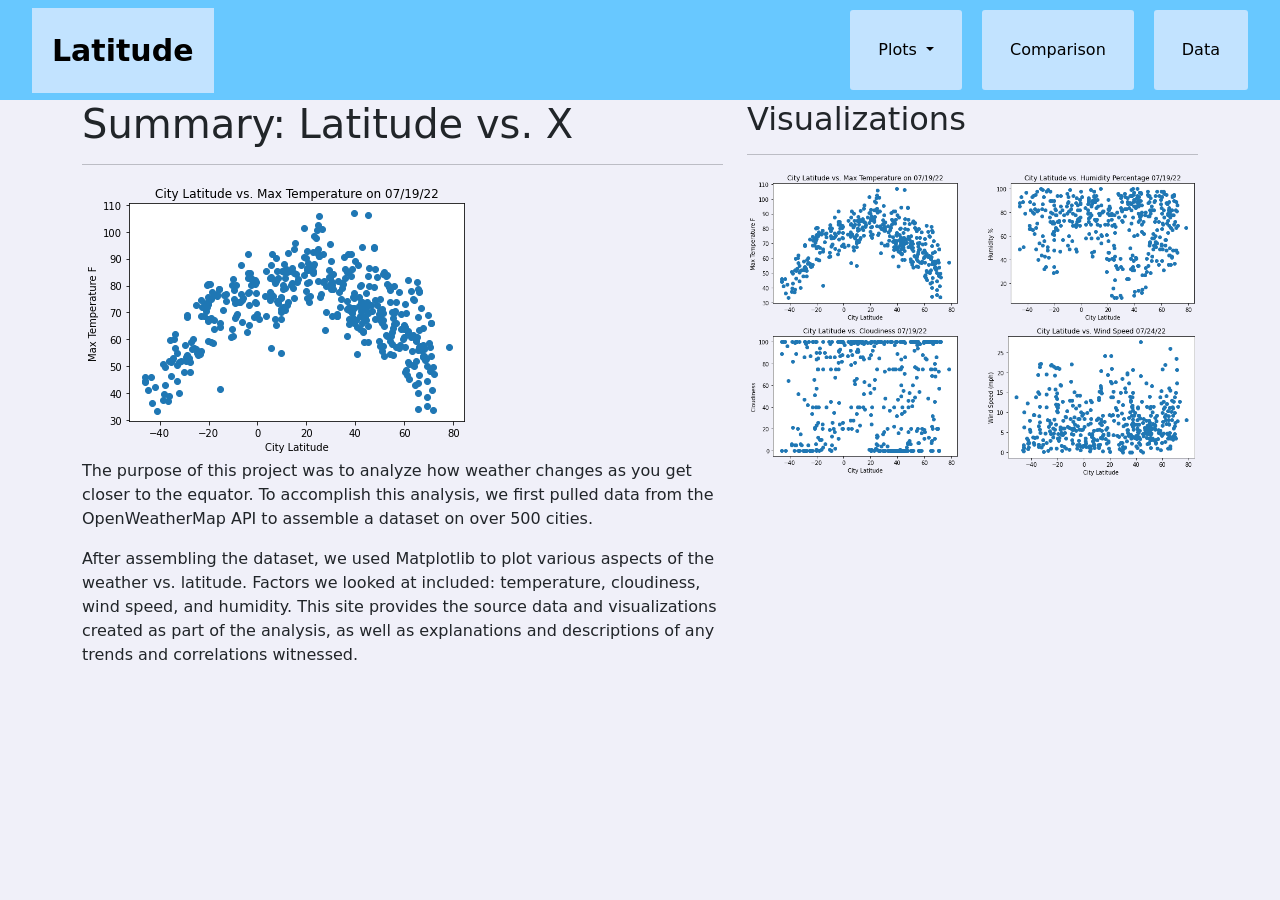
<file: website/index.html>
<!doctype html>
<html lang="en">
  <head>
    
    <!-- Required meta tags -->
    <meta charset="utf-8">
    <meta name="viewport" content="width=device-width, initial-scale=1, shrink-to-fit=no">

    <!-- Bootstrap CSS -->
    <link href="https://cdn.jsdelivr.net/npm/bootstrap@5.0.2/dist/css/bootstrap.min.css" rel="stylesheet" integrity="sha384-EVSTQN3/azprG1Anm3QDgpJLIm9Nao0Yz1ztcQTwFspd3yD65VohhpuuCOmLASjC" crossorigin="anonymous">

    <title>Latitude Visualisation</title>
    <link rel="stylesheet" href="assets/stylesheet2.css">
  </head>
  <body>
<!-- NAVBAR =================================-->
<nav class="navbar navbar-expand-md navbar-light">
  <div class="container-fluid" >
    <a class="navbar-brand"
     href= "">Latitude</a>

<!-- toggle button for mobile navigation -->
  <button class="navbar-toggler" type="button" data-bs-toggle="collapse" 
  data-bs-target="#navbarSupportedContent" aria-controls="navbarSupportedContent"
  aria-expanded="false" aria-label="Toggle navigation">
  <span class="navbar-toggler-icon"></span><ul class="nav-item dropdown">
  </button>

    <!-- hamburger button -->
<div class="collapse navbar-collapse justify-content-end"
id="navbarSupportedContent">

  <ul class="navbar-nav">
    <li class="dropdown">
    <a class="nav-link dropdown-toggle" href="#" aria-haspopup="true" 
    id="navbarDropdown" role="button" data-bs-toggle="dropdown" aria-expanded="false">Plots
    <span class="caret"></span></a>
      <!-- Plot Dropdown -->
          <ul class="dropdown-menu">
            <li><a href="./assets/temperature.html">Max Temperature</a></li>
            <li><a href="./assets/humidity.html">Humidity</a></li>
            <li><a href="./assets/cloudiness.html">Cloudiness</a></li>
            <li><a href="./assets/windspeed.html">Wind Speed</a></li>
          </ul> 
        </li>
          <!-- Comparison Link -->
          <ul class="navbar-nav me-auto mb-2 mb-lg-0">
          <li class="nav-item">
            <a class="nav-link active" aria-current="page" href="./assets/comparison.html">Comparison</a>
            </li>
          <!-- Data Link -->
          <li class="nav-item">
          <a class="nav-link active" aria-current="page" href="./assets/data.html">Data</a>
        </li>
        </ul>
      </li>
      </div>
  </div>
</nav>

<div class= "container">
  <div class= "row ">
      <div class="col-md-7">
              <div class="main-box">
                  <h1 class="main-pg-header">Summary: Latitude vs. X</h1>
                  <hr>
                  <div class="summary txt">
                    <a href="./assets/temperature.html"><img src= ./visualisations/max_temp.png class= img alt="Temp vs. Latitude Scatterplt"/></a>
                      <p>
                          The purpose of this project was to analyze how weather changes as you get closer to the equator. 
                          To accomplish this analysis, we first pulled data from the OpenWeatherMap API to assemble a dataset on over 500 cities.
                          </p>
                      <p>
                          After assembling the dataset, we used Matplotlib to plot various aspects of the weather vs. latitude. 
                          Factors we looked at included: temperature, cloudiness, wind speed, and humidity. 
                          This site provides the source data and visualizations created as part of the analysis, 
                          as well as explanations and descriptions of any trends and correlations witnessed.
                      </p>
                  </div>
              </div>
          </div>


          <div class= "col-md-5">
            <div class= "side-box">
              <h2 class= "main-pg-subheader">Visualizations</h2><hr>
                <div class =row>            
                      <a class = "col-sm-3 col-md-6" href="./assets/temperature.html"><img src= ./visualisations/max_temp.png class= img alt="Temp vs. Latitude Scatterplt"/></a>
                      <a class = "col-sm-3 col-md-6" href="./assets/humidity.html"><img src= ./visualisations/humidity_map.png class= img alt="Humidity vs. Latitude Scatterplt"/></a>
                      <a class = "col-sm-3 col-md-6" href="./assets/cloudiness.html"><img src= ./visualisations/cloud_map.png class = img alt="Cloudiness vs. Latitude Scatterplt"/></a>
                      <a class = "col-sm-3 col-md-6" href="./assets/windspeed.html"> <img src= ./visualisations/wind_map.png class= img alt="Cloudiness vs. Latitude Scatterplt"/></a>
                </div>
                  </div>
                </div>
              </div>
            </section>
          </div>
  </section> 
</div>


    <!-- Optional JavaScript -->
    <!-- jQuery first, then Popper.js, then Bootstrap JS -->
    <script src="https://code.jquery.com/jquery-3.3.1.slim.min.js" integrity="sha384-q8i/X+965DzO0rT7abK41JStQIAqVgRVzpbzo5smXKp4YfRvH+8abtTE1Pi6jizo" crossorigin="anonymous"></script>
    <script src="https://cdn.jsdelivr.net/npm/@popperjs/core@2.9.2/dist/umd/popper.min.js" integrity="sha384-IQsoLXl5PILFhosVNubq5LC7Qb9DXgDA9i+tQ8Zj3iwWAwPtgFTxbJ8NT4GN1R8p" crossorigin="anonymous"></script>
    <script src="https://cdn.jsdelivr.net/npm/bootstrap@5.0.2/dist/js/bootstrap.min.js" integrity="sha384-cVKIPhGWiC2Al4u+LWgxfKTRIcfu0JTxR+EQDz/bgldoEyl4H0zUF0QKbrJ0EcQF" crossorigin="anonymous"></script>
  </body>
</html>
</file>
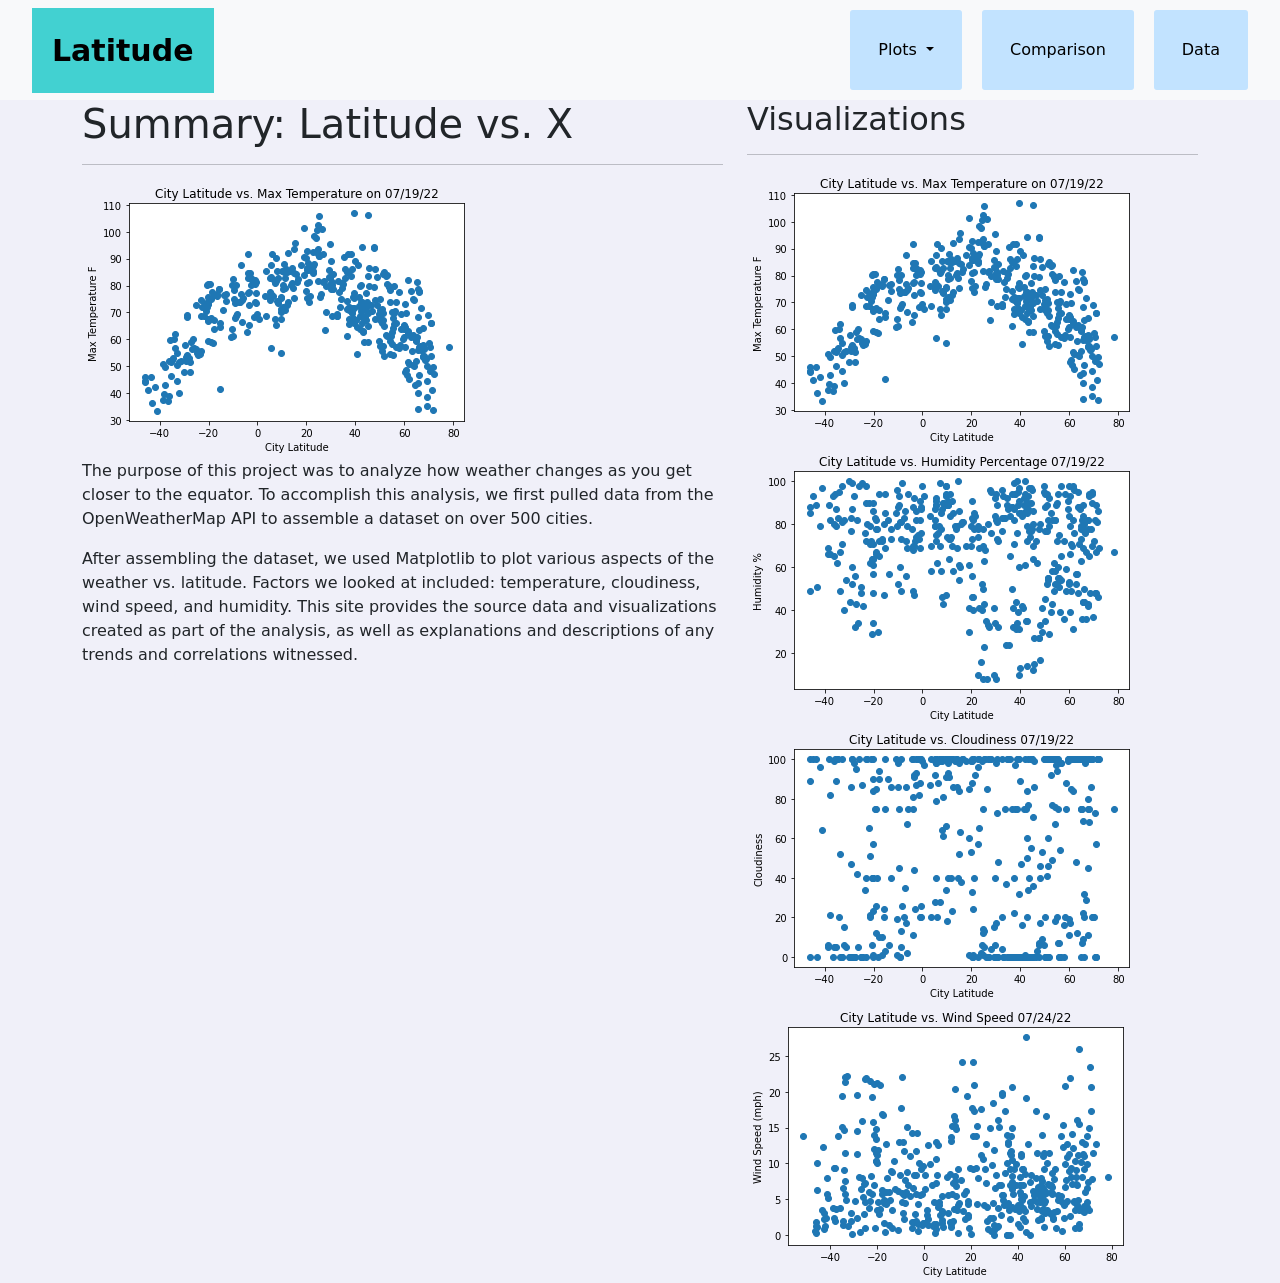
<file: WebVisualisations/Index2.html>
<!doctype html>
<html lang="en">
  <head>
    
    <!-- Required meta tags -->
    <meta charset="utf-8">
    <meta name="viewport" content="width=device-width, initial-scale=1, shrink-to-fit=no">

    <!-- Bootstrap CSS -->
    <link href="https://cdn.jsdelivr.net/npm/bootstrap@5.0.2/dist/css/bootstrap.min.css" rel="stylesheet" integrity="sha384-EVSTQN3/azprG1Anm3QDgpJLIm9Nao0Yz1ztcQTwFspd3yD65VohhpuuCOmLASjC" crossorigin="anonymous">

    <title>Latitude Visualisation</title>
    <link rel="stylesheet" href="assets/stylesheet2.css">
  </head>
  <body>
<!-- NAVBAR =================================-->
<nav class="navbar navbar-expand-md navbar-light bg-light">
  <div class="container-fluid" >
    <a class="navbar-brand" style="background-color: #42d1d1;"
     href= ./Index2.html>Latitude</a>

<!-- toggle button for mobile navigation -->
  <button class="navbar-toggler" type="button" data-bs-toggle="collapse" 
  data-bs-target="#navbarSupportedContent" aria-controls="navbarSupportedContent"
  aria-expanded="false" aria-label="Toggle navigation">
  <span class="navbar-toggler-icon"></span><ul class="nav-item dropdown">
  </button>

    <!-- hamburger button -->
<div class="collapse navbar-collapse justify-content-end"
id="navbarSupportedContent">

  <ul class="navbar-nav">
    <li class="dropdown">
    <a class="nav-link dropdown-toggle" href="#" aria-haspopup="true" 
    id="navbarDropdown" role="button" data-bs-toggle="dropdown" aria-expanded="false">Plots
    <span class="caret"></span></a>
      <!-- Plot Dropdown -->
          <ul class="dropdown-menu">
            <li><a href="./assets/temperature.html">Max Temperature</a></li>
            <li><a href="./assets/humidity.html">Humidity</a></li>
            <li><a href="./assets/cloudiness.html">Cloudiness</a></li>
            <li><a href="./assets/windspeed.html">Wind Speed</a></li>
          </ul> 
        </li>
          <!-- Comparison Link -->
          <ul class="navbar-nav me-auto mb-2 mb-lg-0">
          <li class="nav-item">
            <a class="nav-link active" aria-current="page" href="./assets/Comparison.html">Comparison</a>
            </li>
          <!-- Data Link -->
          <li class="nav-item">
          <a class="nav-link active" aria-current="page" href="./assets/Data.html">Data</a>
        </li>
        </ul>
      </li>
      </div>
  </div>
</nav>

<div class= "container">
  <div class= "row ">
      <div class="col-md-7">
              <div class="main-box">
                  <h1 class="main-pg-header">Summary: Latitude vs. X</h1>
                  <hr>
                  <div class="summary txt">
                    <a href="./assets/temperature.html"><img src= ./visualisations/max_temp.png class= img alt="Temp vs. Latitude Scatterplt"/></a>
                      <p>
                          The purpose of this project was to analyze how weather changes as you get closer to the equator. 
                          To accomplish this analysis, we first pulled data from the OpenWeatherMap API to assemble a dataset on over 500 cities.
                          </p>
                      <p>
                          After assembling the dataset, we used Matplotlib to plot various aspects of the weather vs. latitude. 
                          Factors we looked at included: temperature, cloudiness, wind speed, and humidity. 
                          This site provides the source data and visualizations created as part of the analysis, 
                          as well as explanations and descriptions of any trends and correlations witnessed.
                      </p>
                  </div>
              </div>
          </div>


        <div class= "col-md-5">
          <div class= "side-box">
          <h2 class= "main-pg-subheader">Visualizations</h2>
          <hr>
            <div class= "sidebar">
              <a href="./assets/temperature.html"><img src= ./visualisations/max_temp.png class= img alt="Temp vs. Latitude Scatterplt"/></a>
              <a href="./assets/humidity.html"><img src= ./visualisations/humidity_map.png class= img alt="Humidity vs. Latitude Scatterplt"/></a>
              <a href="./assets/cloudiness.html"><img src= ./visualisations/cloud_map.png class = img alt="Cloudiness vs. Latitude Scatterplt"/></a>
              <a href="./assets/windspeed.html"> <img src= ./visualisations/wind_map.png class= img alt="Cloudiness vs. Latitude Scatterplt"/></a>
        </div>
          </div>
        </div>
      </div>
    </section>
  </div>
</section> 
</div>











    <!-- Optional JavaScript -->
    <!-- jQuery first, then Popper.js, then Bootstrap JS -->
    <script src="https://code.jquery.com/jquery-3.3.1.slim.min.js" integrity="sha384-q8i/X+965DzO0rT7abK41JStQIAqVgRVzpbzo5smXKp4YfRvH+8abtTE1Pi6jizo" crossorigin="anonymous"></script>
    <script src="https://cdn.jsdelivr.net/npm/@popperjs/core@2.9.2/dist/umd/popper.min.js" integrity="sha384-IQsoLXl5PILFhosVNubq5LC7Qb9DXgDA9i+tQ8Zj3iwWAwPtgFTxbJ8NT4GN1R8p" crossorigin="anonymous"></script>
    <script src="https://cdn.jsdelivr.net/npm/bootstrap@5.0.2/dist/js/bootstrap.min.js" integrity="sha384-cVKIPhGWiC2Al4u+LWgxfKTRIcfu0JTxR+EQDz/bgldoEyl4H0zUF0QKbrJ0EcQF" crossorigin="anonymous"></script>
  </body>
</html>
</file>
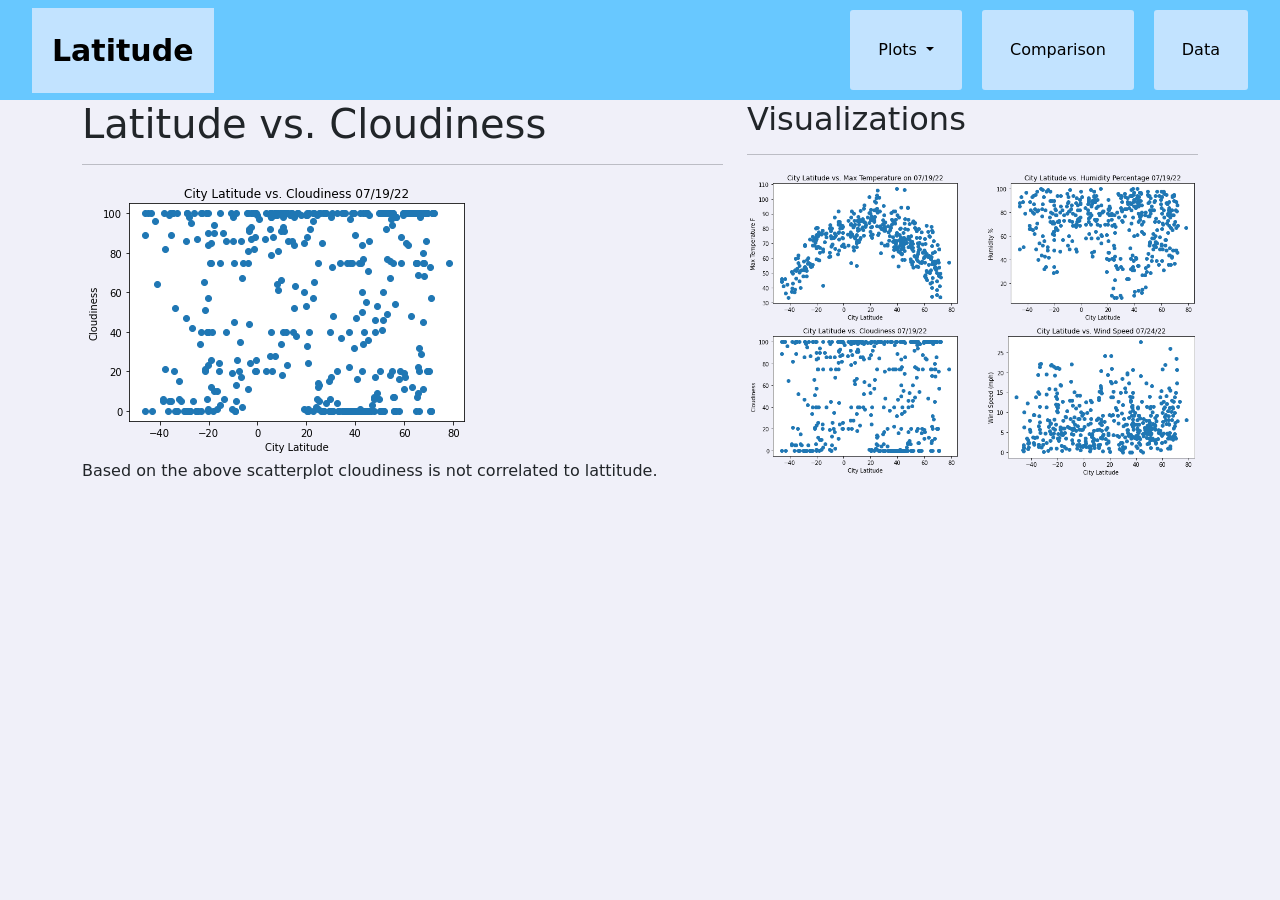
<file: website/assets/Cloudiness.html>
<!doctype html>
<html lang="en">
  <head>
    
    <!-- Required meta tags -->
    <meta charset="utf-8">
    <meta name="viewport" content="width=device-width, initial-scale=1, shrink-to-fit=no">

    <!-- Bootstrap CSS -->
    <link href="https://cdn.jsdelivr.net/npm/bootstrap@5.0.2/dist/css/bootstrap.min.css" rel="stylesheet" integrity="sha384-EVSTQN3/azprG1Anm3QDgpJLIm9Nao0Yz1ztcQTwFspd3yD65VohhpuuCOmLASjC" crossorigin="anonymous">

    <title>Cloudiness</title>
    <link rel="stylesheet" href="stylesheet2.css">
  </head>
  <body>
<!-- NAVBAR =================================-->
<nav class="navbar navbar-expand-md navbar-light">
  <div class="container-fluid" >
    <a class="navbar-brand"
     href= "/index.html">Latitude</a>

<!-- toggle button for mobile navigation -->
  <button class="navbar-toggler" type="button" data-bs-toggle="collapse" 
  data-bs-target="#navbarSupportedContent" aria-controls="navbarSupportedContent"
  aria-expanded="false" aria-label="Toggle navigation">
  <span class="navbar-toggler-icon"></span><ul class="nav-item dropdown">
  </button>

    <!-- hamburger button -->
<div class="collapse navbar-collapse justify-content-end"
id="navbarSupportedContent">

  <ul class="navbar-nav">
    <li class="dropdown">
    <a class="nav-link dropdown-toggle" href="#" aria-haspopup="true" 
    id="navbarDropdown" role="button" data-bs-toggle="dropdown" aria-expanded="false">Plots
    <span class="caret"></span></a>
      <!-- Plot Dropdown -->
          <ul class="dropdown-menu">
            <li><a href="../assets/temperature.html">Max Temperature</a></li>
            <li><a href="../assets/humidity.html">Humidity</a></li>
            <li><a href="../assets/cloudiness.html">Cloudiness</a></li>
            <li><a href="../assets/windspeed.html">Wind Speed</a></li>
          </ul> 
        </li>
          <!-- Comparison Link -->
          <ul class="navbar-nav me-auto mb-2 mb-lg-0">
          <li class="nav-item">
          <a class="nav-link active" aria-current="page" href="../assets/comparison.html">Comparison</a>
          </li>
          <!-- Data Link -->
          <li class="nav-item">
          <a class="nav-link active" aria-current="page" href="../assets/data.html">Data</a>
        </ul>
      </li>
      </div>
  </div>
</nav>

<div class= "container">
  <div class= "row">
      <div class="col-md-7">
              <div class="main-box">
                  <h1 class="main-pg-header">Latitude vs. Cloudiness</h1>
                  <hr>
                  <div class="summary txt">
                    <img src= ../visualisations/cloud_map.png  class= img alt="Temp vs. Latitude Scatterplt"/></a>
                      <p>
                        Based on the above scatterplot cloudiness is not correlated to lattitude.
                          
                          </p>
                  </div>
              </div>
          </div>

          <div class= "col-md-5">
            <div class= "side-box">
              <h2 class= "main-pg-subheader">Visualizations</h2><hr>
                <div class =row>            
                      <a class = "col-sm-3 col-md-6" href="../assets/temperature.html"><img src= ../visualisations/max_temp.png class= img alt="Temp vs. Latitude Scatterplt"/></a>
                      <a class = "col-sm-3 col-md-6" href="../assets/humidity.html"><img src= ../visualisations/humidity_map.png class= img alt="Humidity vs. Latitude Scatterplt"/></a>
                      <a class = "col-sm-3 col-md-6" href="../assets/cloudiness.html"><img src= ../visualisations/cloud_map.png class = img alt="Cloudiness vs. Latitude Scatterplt"/></a>
                      <a class = "col-sm-3 col-md-6" href="../assets/windspeed.html"> <img src= ../visualisations/wind_map.png class= img alt="Cloudiness vs. Latitude Scatterplt"/></a>
                </div>
                  </div>
                </div>
              </div>
            </section>
          </div>
  </section> 
</div>


    <!-- Optional JavaScript -->
    <!-- jQuery first, then Popper.js, then Bootstrap JS -->
    <script src="https://code.jquery.com/jquery-3.3.1.slim.min.js" integrity="sha384-q8i/X+965DzO0rT7abK41JStQIAqVgRVzpbzo5smXKp4YfRvH+8abtTE1Pi6jizo" crossorigin="anonymous"></script>
    <script src="https://cdn.jsdelivr.net/npm/@popperjs/core@2.9.2/dist/umd/popper.min.js" integrity="sha384-IQsoLXl5PILFhosVNubq5LC7Qb9DXgDA9i+tQ8Zj3iwWAwPtgFTxbJ8NT4GN1R8p" crossorigin="anonymous"></script>
    <script src="https://cdn.jsdelivr.net/npm/bootstrap@5.0.2/dist/js/bootstrap.min.js" integrity="sha384-cVKIPhGWiC2Al4u+LWgxfKTRIcfu0JTxR+EQDz/bgldoEyl4H0zUF0QKbrJ0EcQF" crossorigin="anonymous"></script>
  </body>
</html>
</file>
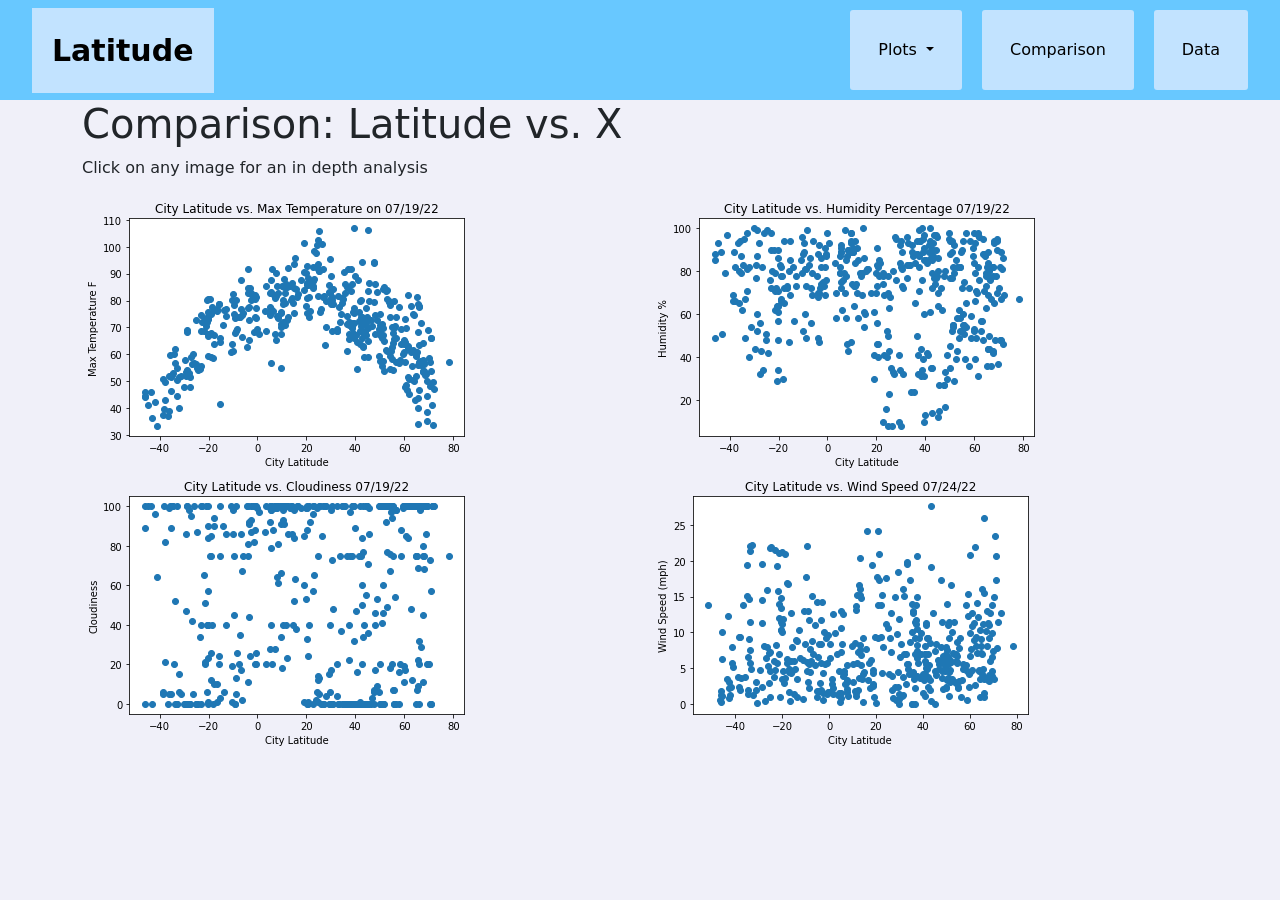
<file: website/assets/Comparison.html>
<!doctype html>
<html lang="en">
  <head>
    
    <!-- Required meta tags -->
    <meta charset="utf-8">
    <meta name="viewport" content="width=device-width, initial-scale=1, shrink-to-fit=no">

    <!-- Bootstrap CSS -->
    <link href="https://cdn.jsdelivr.net/npm/bootstrap@5.0.2/dist/css/bootstrap.min.css" rel="stylesheet" integrity="sha384-EVSTQN3/azprG1Anm3QDgpJLIm9Nao0Yz1ztcQTwFspd3yD65VohhpuuCOmLASjC" crossorigin="anonymous">

    <title>Comparison</title>
    <link rel="stylesheet" href="stylesheet2.css">
  </head>
  <body>
<!-- NAVBAR =================================-->
<nav class="navbar navbar-expand-md navbar-light">
  <div class="container-fluid" >
    <a class="navbar-brand"
     href= "/index.html">Latitude</a>

<!-- toggle button for mobile navigation -->
  <button class="navbar-toggler" type="button" data-bs-toggle="collapse" 
  data-bs-target="#navbarSupportedContent" aria-controls="navbarSupportedContent"
  aria-expanded="false" aria-label="Toggle navigation">
  <span class="navbar-toggler-icon"></span><ul class="nav-item dropdown">
  </button>


<div class="collapse navbar-collapse justify-content-end"
id="navbarSupportedContent">

  <ul class="navbar-nav">
    <li class="dropdown">
    <a class="nav-link dropdown-toggle" href="#" aria-haspopup="true" 
    id="navbarDropdown" role="button" data-bs-toggle="dropdown" aria-expanded="false">Plots
    <span class="caret"></span></a>
      <!-- Plot Dropdown -->
          <ul class="dropdown-menu">
            <li><a href="../assets/temperature.html">Max Temperature</a></li>
            <li><a href="../assets/humidity.html">Humidity</a></li>
            <li><a href="../assets/cloudiness.html">Cloudiness</a></li>
            <li><a href="../assets/windspeed.html">Wind Speed</a></li>
          </ul> 
        </li>
          <!-- Comparison Link -->
          <ul class="navbar-nav me-auto mb-2 mb-lg-0">
          <li class="nav-item">
          <a class="nav-link active" aria-current="page" href="./comparison.html">Comparison</a>
          </li>
          <!-- Data Link -->
          <li class="nav-item">
          <a class="nav-link active" aria-current="page" href="../assets/data.html">Data</a>
        </ul>
      </li>
      </div>
  </div>
</nav>

<div class= "container">
  <div class= "row">
    <div class= "col-md-12">
    <h1 class="main-pg-header">Comparison: Latitude vs. X</h1>
      <div class="info"><p>Click on any image for an in depth analysis</p></div>
        <div class =row>            
          <a class = "col-sm-3 col-md-6" href="../assets/temperature.html"><img src= ../visualisations/max_temp.png class= img alt="Temp vs. Latitude Scatterplt"/></a>
          <a class = "col-sm-3 col-md-6" href="../assets/humidity.html"><img src= ../visualisations/humidity_map.png class= img alt="Humidity vs. Latitude Scatterplt"/></a>
          <a class = "col-sm-3 col-md-6" href="../assets/cloudiness.html"><img src= ../visualisations/cloud_map.png class = img alt="Cloudiness vs. Latitude Scatterplt"/></a>
          <a class = "col-sm-3 col-md-6" href="../assets/windspeed.html"> <img src= ../visualisations/wind_map.png class= img alt="Cloudiness vs. Latitude Scatterplt"/></a>
        </div>
      </div>
    </div>
  </div>
</section>


    <!-- Optional JavaScript -->
    <!-- jQuery first, then Popper.js, then Bootstrap JS -->
    <script src="https://code.jquery.com/jquery-3.3.1.slim.min.js" integrity="sha384-q8i/X+965DzO0rT7abK41JStQIAqVgRVzpbzo5smXKp4YfRvH+8abtTE1Pi6jizo" crossorigin="anonymous"></script>
    <script src="https://cdn.jsdelivr.net/npm/@popperjs/core@2.9.2/dist/umd/popper.min.js" integrity="sha384-IQsoLXl5PILFhosVNubq5LC7Qb9DXgDA9i+tQ8Zj3iwWAwPtgFTxbJ8NT4GN1R8p" crossorigin="anonymous"></script>
    <script src="https://cdn.jsdelivr.net/npm/bootstrap@5.0.2/dist/js/bootstrap.min.js" integrity="sha384-cVKIPhGWiC2Al4u+LWgxfKTRIcfu0JTxR+EQDz/bgldoEyl4H0zUF0QKbrJ0EcQF" crossorigin="anonymous"></script>
  </body>
</html>
</file>
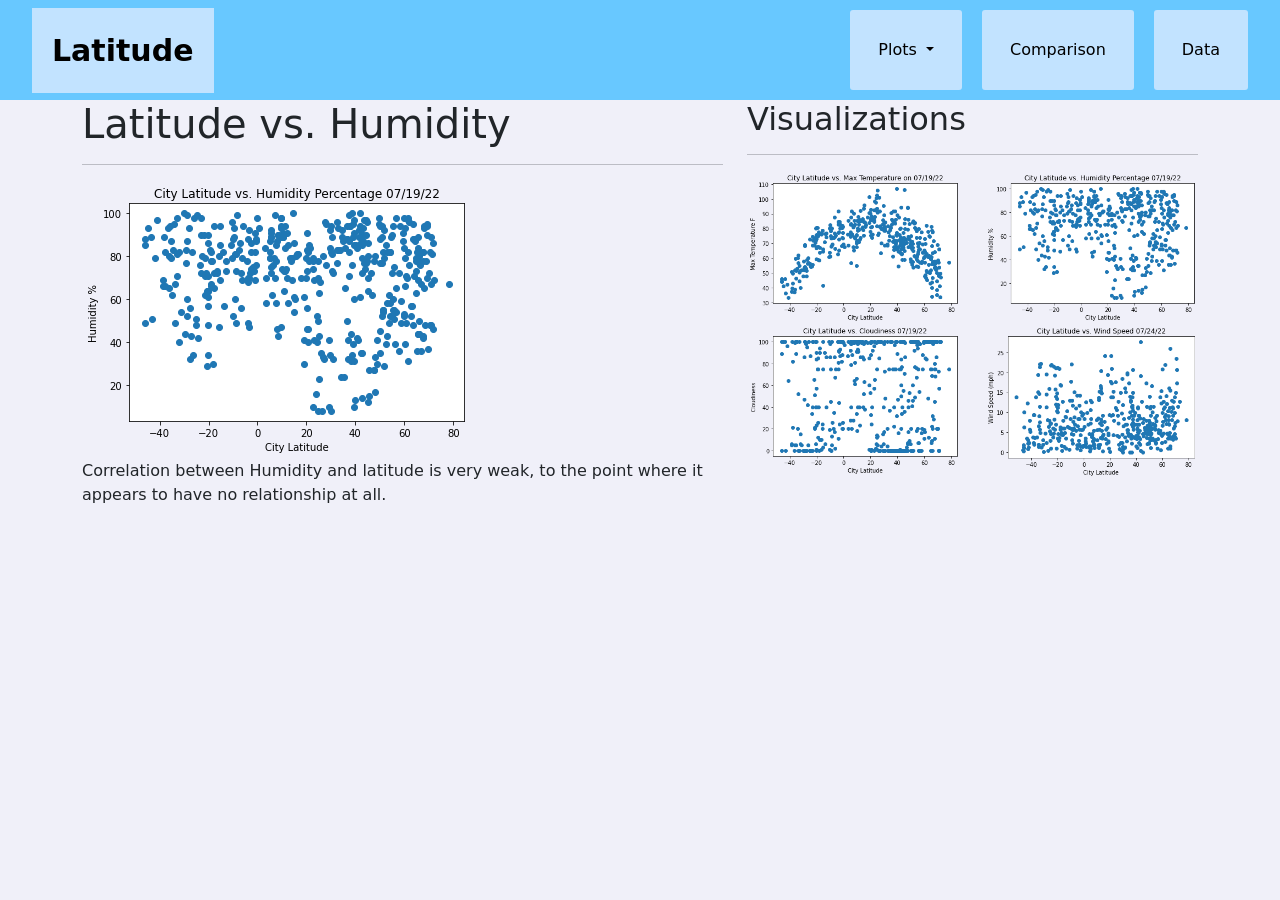
<file: website/assets/Humidity.html>
<!doctype html>
<html lang="en">
  <head>
    
    <!-- Required meta tags -->
    <meta charset="utf-8">
    <meta name="viewport" content="width=device-width, initial-scale=1, shrink-to-fit=no">

    <!-- Bootstrap CSS -->
    <link href="https://cdn.jsdelivr.net/npm/bootstrap@5.0.2/dist/css/bootstrap.min.css" rel="stylesheet" integrity="sha384-EVSTQN3/azprG1Anm3QDgpJLIm9Nao0Yz1ztcQTwFspd3yD65VohhpuuCOmLASjC" crossorigin="anonymous">

    <title>Humidity</title>
    <link rel="stylesheet" href="stylesheet2.css">
  </head>
  <body>
<!-- NAVBAR =================================-->
<nav class="navbar navbar-expand-md navbar-light">
  <div class="container-fluid" >
    <a class="navbar-brand"
     href= "/index.html">Latitude</a>

<!-- toggle button for mobile navigation -->
  <button class="navbar-toggler" type="button" data-bs-toggle="collapse" 
  data-bs-target="#navbarSupportedContent" aria-controls="navbarSupportedContent"
  aria-expanded="false" aria-label="Toggle navigation">
  <span class="navbar-toggler-icon"></span><ul class="nav-item dropdown">
  </button>

    <!-- hamburger button -->
<div class="collapse navbar-collapse justify-content-end"
id="navbarSupportedContent">

  <ul class="navbar-nav">
    <li class="dropdown">
    <a class="nav-link dropdown-toggle" href="#" aria-haspopup="true" 
    id="navbarDropdown" role="button" data-bs-toggle="dropdown" aria-expanded="false">Plots
    <span class="caret"></span></a>
      <!-- Plot Dropdown -->
          <ul class="dropdown-menu">
            <li><a href="../assets/temperature.html">Max Temperature</a></li>
            <li><a href="../assets/humidity.html">Humidity</a></li>
            <li><a href="../assets/cloudiness.html">Cloudiness</a></li>
            <li><a href="../assets/windspeed.html">Wind Speed</a></li>
          </ul> 
        </li>
          <!-- Comparison Link -->
          <ul class="navbar-nav me-auto mb-2 mb-lg-0">
          <li class="nav-item">
          <a class="nav-link active" aria-current="page" href="/comparison.html">Comparison</a>
          </li>
          <!-- Data Link -->
          <li class="nav-item">
          <a class="nav-link active" aria-current="page" href="../assets/data.html">Data</a>
        </ul>
      </li>
      </div>
  </div>
</nav>

<div class= "container">
  <div class= "row">
      <div class="col-md-7">
              <div class="main-box">
                  <h1 class="main-pg-header">Latitude vs. Humidity</h1>
                  <hr>
                  <div class="summary txt">
                    <img src= ../visualisations/humidity_map.png  class= img alt="Humidity vs. Latitude Scatterplt"/></a>
                      <p>
                        Correlation between Humidity and latitude is very weak, to the point where it appears to have no relationship at all.
                      </p>
                  </div>
              </div>
          </div>

          <div class= "col-md-5">
            <div class= "side-box">
              <h2 class= "main-pg-subheader">Visualizations</h2><hr>
                <div class =row>            
                      <a class = "col-sm-3 col-md-6" href="../assets/temperature.html"><img src= ../visualisations/max_temp.png class= img alt="Temp vs. Latitude Scatterplt"/></a>
                      <a class = "col-sm-3 col-md-6" href="../assets/humidity.html"><img src= ../visualisations/humidity_map.png class= img alt="Humidity vs. Latitude Scatterplt"/></a>
                      <a class = "col-sm-3 col-md-6" href="../assets/cloudiness.html"><img src= ../visualisations/cloud_map.png class = img alt="Cloudiness vs. Latitude Scatterplt"/></a>
                      <a class = "col-sm-3 col-md-6" href="../assets/windspeed.html"> <img src= ../visualisations/wind_map.png class= img alt="Cloudiness vs. Latitude Scatterplt"/></a>
                </div>
                  </div>
                </div>
              </div> 
            </section>
          </div>
  </section> 
</div>

    <!-- Optional JavaScript -->
    <!-- jQuery first, then Popper.js, then Bootstrap JS -->
    <script src="https://code.jquery.com/jquery-3.3.1.slim.min.js" integrity="sha384-q8i/X+965DzO0rT7abK41JStQIAqVgRVzpbzo5smXKp4YfRvH+8abtTE1Pi6jizo" crossorigin="anonymous"></script>
    <script src="https://cdn.jsdelivr.net/npm/@popperjs/core@2.9.2/dist/umd/popper.min.js" integrity="sha384-IQsoLXl5PILFhosVNubq5LC7Qb9DXgDA9i+tQ8Zj3iwWAwPtgFTxbJ8NT4GN1R8p" crossorigin="anonymous"></script>
    <script src="https://cdn.jsdelivr.net/npm/bootstrap@5.0.2/dist/js/bootstrap.min.js" integrity="sha384-cVKIPhGWiC2Al4u+LWgxfKTRIcfu0JTxR+EQDz/bgldoEyl4H0zUF0QKbrJ0EcQF" crossorigin="anonymous"></script>
  </body>
</html>
</file>
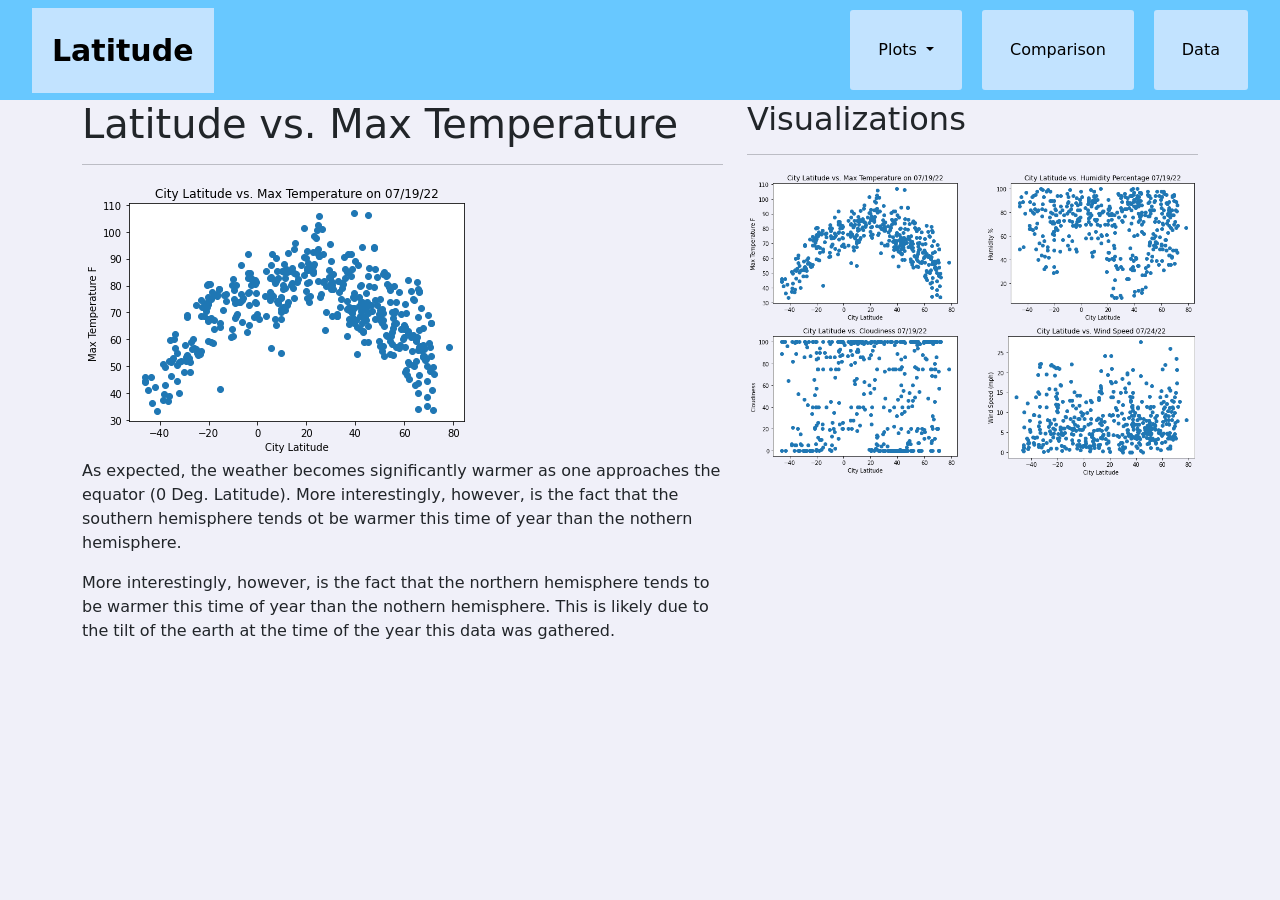
<file: website/assets/Temperature.html>
<!doctype html>
<html lang="en">
  <head>
    
    <!-- Required meta tags -->
    <meta charset="utf-8">
    <meta name="viewport" content="width=device-width, initial-scale=1, shrink-to-fit=no">

    <!-- Bootstrap CSS -->
    <link href="https://cdn.jsdelivr.net/npm/bootstrap@5.0.2/dist/css/bootstrap.min.css" rel="stylesheet" integrity="sha384-EVSTQN3/azprG1Anm3QDgpJLIm9Nao0Yz1ztcQTwFspd3yD65VohhpuuCOmLASjC" crossorigin="anonymous">

    <title>Max Temperature</title>
    <link rel="stylesheet" href="stylesheet2.css">
  </head>
  <body>
<!-- NAVBAR =================================-->
<nav class="navbar navbar-expand-md navbar-light">
  <div class="container-fluid" >
    <a class="navbar-brand"
     href= "/index.html">Latitude</a>

<!-- toggle button for mobile navigation -->
  <button class="navbar-toggler" type="button" data-bs-toggle="collapse" 
  data-bs-target="#navbarSupportedContent" aria-controls="navbarSupportedContent"
  aria-expanded="false" aria-label="Toggle navigation">
  <span class="navbar-toggler-icon"></span><ul class="nav-item dropdown">
  </button>

    <!-- hamburger button -->
<div class="collapse navbar-collapse justify-content-end"
id="navbarSupportedContent">

  <ul class="navbar-nav">
    <li class="dropdown">
    <a class="nav-link dropdown-toggle" href="#" aria-haspopup="true" 
    id="navbarDropdown" role="button" data-bs-toggle="dropdown" aria-expanded="false">Plots
    <span class="caret"></span></a>
      <!-- Plot Dropdown -->
          <ul class="dropdown-menu">
            <li><a href="../assets/temperature.html">Max Temperature</a></li>
            <li><a href="../assets/humidity.html">Humidity</a></li>
            <li><a href="../assets/cloudiness.html">Cloudiness</a></li>
            <li><a href="../assets/windspeed.html">Wind Speed</a></li>
          </ul> 
        </li>
          <!-- Comparison Link -->
          <ul class="navbar-nav me-auto mb-2 mb-lg-0">
          <li class="nav-item">
          <a class="nav-link active" aria-current="page" href="../assets/comparison.html">Comparison</a>
          </li>
          <!-- Data Link -->
          <li class="nav-item">
          <a class="nav-link active" aria-current="page" href="../assets/data.html">Data</a>
        </ul>
      </li>
      </div>
  </div>
</nav>

<div class= "container">
  <div class= "row">
      <div class="col-md-7">
              <div class="main-box">
                  <h1 class="main-pg-header">Latitude vs. Max Temperature</h1>
                  <hr>
                  <div class="summary txt">
                    <img src= ../visualisations/max_temp.png   class= img alt="Temp vs. Latitude Scatterplt"/></a>
                      <p>
                        As expected, the weather becomes significantly warmer as one approaches the equator (0 Deg. Latitude). More interestingly, however, is the fact that the southern hemisphere tends ot be warmer this time of year than the nothern hemisphere.
                      </p>
                      <p>
                        More interestingly, however, is the fact that the northern hemisphere tends to be warmer this time of year than the nothern hemisphere.
                        This is likely due to the tilt of the earth at the time of the year this data was gathered.
                      </p>
                  </div>
              </div>
          </div>

          <div class= "col-md-5">
            <div class= "side-box">
              <h2 class= "main-pg-subheader">Visualizations</h2><hr>
                <div class =row>            
                      <a class = "col-sm-3 col-md-6" href="../assets/temperature.html"><img src= ../visualisations/max_temp.png class= img alt="Temp vs. Latitude Scatterplt"/></a>
                      <a class = "col-sm-3 col-md-6" href="../assets/humidity.html"><img src= ../visualisations/humidity_map.png class= img alt="Humidity vs. Latitude Scatterplt"/></a>
                      <a class = "col-sm-3 col-md-6" href="../assets/cloudiness.html"><img src= ../visualisations/cloud_map.png class = img alt="Cloudiness vs. Latitude Scatterplt"/></a>
                      <a class = "col-sm-3 col-md-6" href="../assets/windspeed.html"> <img src= ../visualisations/wind_map.png class= img alt="Cloudiness vs. Latitude Scatterplt"/></a>
                </div>
                  </div>
                </div>
              </div>
            </section>
          </div>
  </section> 
</div>

    <!-- Optional JavaScript -->
    <!-- jQuery first, then Popper.js, then Bootstrap JS -->
    <script src="https://code.jquery.com/jquery-3.3.1.slim.min.js" integrity="sha384-q8i/X+965DzO0rT7abK41JStQIAqVgRVzpbzo5smXKp4YfRvH+8abtTE1Pi6jizo" crossorigin="anonymous"></script>
    <script src="https://cdn.jsdelivr.net/npm/@popperjs/core@2.9.2/dist/umd/popper.min.js" integrity="sha384-IQsoLXl5PILFhosVNubq5LC7Qb9DXgDA9i+tQ8Zj3iwWAwPtgFTxbJ8NT4GN1R8p" crossorigin="anonymous"></script>
    <script src="https://cdn.jsdelivr.net/npm/bootstrap@5.0.2/dist/js/bootstrap.min.js" integrity="sha384-cVKIPhGWiC2Al4u+LWgxfKTRIcfu0JTxR+EQDz/bgldoEyl4H0zUF0QKbrJ0EcQF" crossorigin="anonymous"></script>
  </body>
</html>
</file>
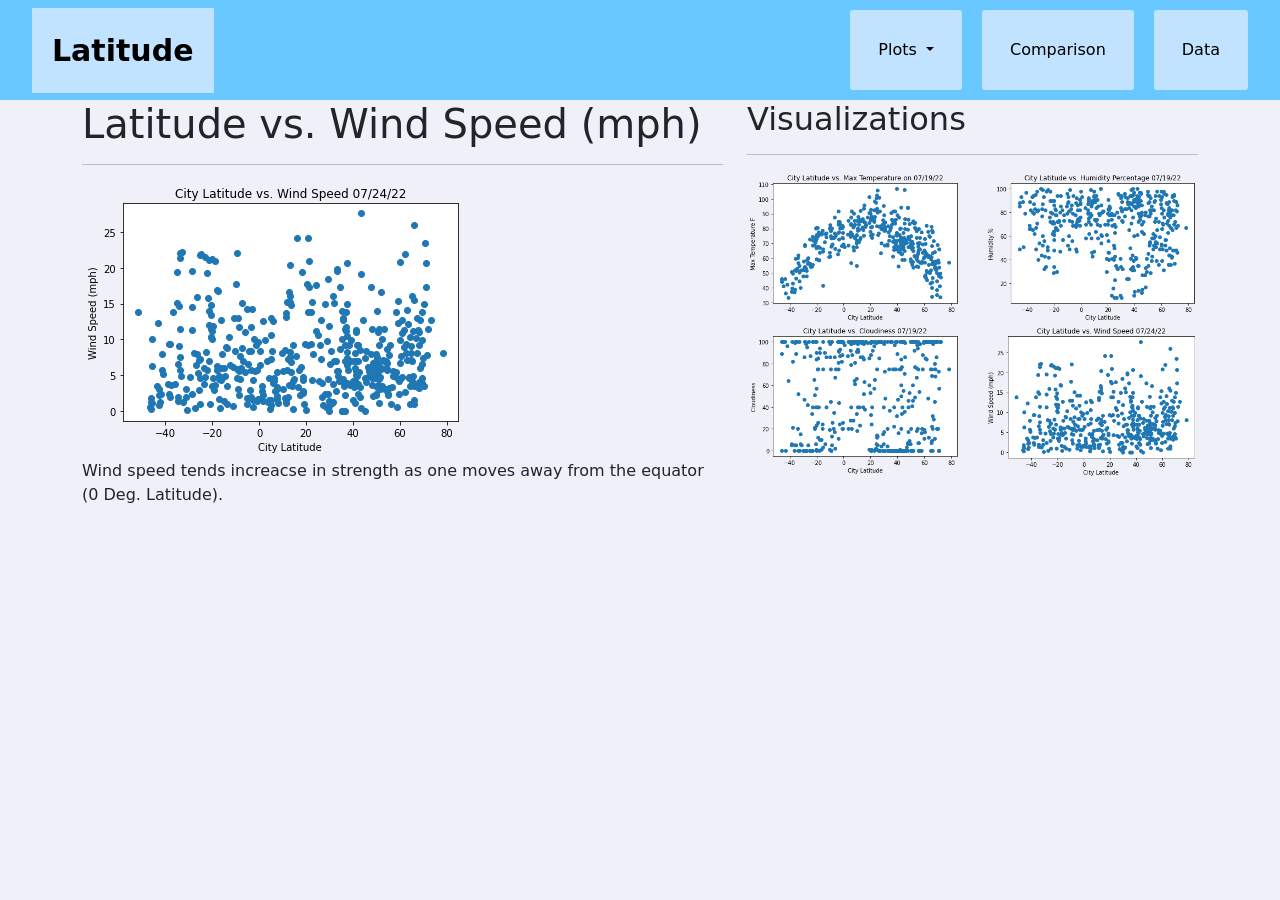
<file: website/assets/WindSpeed.html>
<!doctype html>
<html lang="en">
  <head>
    
    <!-- Required meta tags -->
    <meta charset="utf-8">
    <meta name="viewport" content="width=device-width, initial-scale=1, shrink-to-fit=no">

    <!-- Bootstrap CSS -->
    <link href="https://cdn.jsdelivr.net/npm/bootstrap@5.0.2/dist/css/bootstrap.min.css" rel="stylesheet" integrity="sha384-EVSTQN3/azprG1Anm3QDgpJLIm9Nao0Yz1ztcQTwFspd3yD65VohhpuuCOmLASjC" crossorigin="anonymous">

    <title>Wind Speed</title>
    <link rel="stylesheet" href="stylesheet2.css">
  </head>
  <body>
<!-- NAVBAR =================================-->
<nav class="navbar navbar-expand-md navbar-light">
  <div class="container-fluid" >
    <a class="navbar-brand"
     href= "/index.html">Latitude</a>

<!-- toggle button for mobile navigation -->
  <button class="navbar-toggler" type="button" data-bs-toggle="collapse" 
  data-bs-target="#navbarSupportedContent" aria-controls="navbarSupportedContent"
  aria-expanded="false" aria-label="Toggle navigation">
  <span class="navbar-toggler-icon"></span><ul class="nav-item dropdown">
  </button>

    <!-- hamburger button -->
<div class="collapse navbar-collapse justify-content-end"
id="navbarSupportedContent">

  <ul class="navbar-nav">
    <li class="dropdown">
    <a class="nav-link dropdown-toggle" href="#" aria-haspopup="true" 
    id="navbarDropdown" role="button" data-bs-toggle="dropdown" aria-expanded="false">Plots
    <span class="caret"></span></a>
      <!-- Plot Dropdown -->
          <ul class="dropdown-menu">
            <li><a href="../assets/temperature.html">Max Temperature</a></li>
            <li><a href="../assets/humidity.html">Humidity</a></li>
            <li><a href="../assets/cloudiness.html">Cloudiness</a></li>
            <li><a href="../assets/windspeed.html">Wind Speed</a></li>
          </ul> 
        </li>
          <!-- Comparison Link -->
          <ul class="navbar-nav me-auto mb-2 mb-lg-0">
          <li class="nav-item">
          <a class="nav-link active" aria-current="page" href="../assets/comparison.html">Comparison</a>
          </li>
          <!-- Data Link -->
          <li class="nav-item">
          <a class="nav-link active" aria-current="page" href="../assets/data.html">Data</a>
        </ul>
      </li>
      </div>
  </div>
</nav>

<div class= "container">
  <div class= "row">
      <div class="col-md-7">
              <div class="main-box">
                  <h1 class="main-pg-header">Latitude vs. Wind Speed (mph)</h1>
                  <hr>
                  <div class="summary txt">
                    <img src= ../visualisations/wind_map.png   class= img alt="Temp vs. Latitude Scatterplt"/></a>
                      <p>
                        Wind speed tends increacse in strength  as one moves away from the equator (0 Deg. Latitude).
                          
                      </p>
                  </div>
              </div>
          </div>

          <div class= "col-md-5">
            <div class= "side-box">
              <h2 class= "main-pg-subheader">Visualizations</h2><hr>
                <div class =row>            
                      <a class = "col-sm-3 col-md-6" href="../assets/temperature.html"><img src= ../visualisations/max_temp.png class= img alt="Temp vs. Latitude Scatterplt"/></a>
                      <a class = "col-sm-3 col-md-6" href="../assets/humidity.html"><img src= ../visualisations/humidity_map.png class= img alt="Humidity vs. Latitude Scatterplt"/></a>
                      <a class = "col-sm-3 col-md-6" href="../assets/cloudiness.html"><img src= ../visualisations/cloud_map.png class = img alt="Cloudiness vs. Latitude Scatterplt"/></a>
                      <a class = "col-sm-3 col-md-6" href="../assets/windspeed.html"> <img src= ../visualisations/wind_map.png class= img alt="Cloudiness vs. Latitude Scatterplt"/></a>
                </div>
                  </div>
                </div>
              </div>
            </section>
          </div>
  </section> 
</div>


    <!-- Optional JavaScript -->
    <!-- jQuery first, then Popper.js, then Bootstrap JS -->
    <script src="https://code.jquery.com/jquery-3.3.1.slim.min.js" integrity="sha384-q8i/X+965DzO0rT7abK41JStQIAqVgRVzpbzo5smXKp4YfRvH+8abtTE1Pi6jizo" crossorigin="anonymous"></script>
    <script src="https://cdn.jsdelivr.net/npm/@popperjs/core@2.9.2/dist/umd/popper.min.js" integrity="sha384-IQsoLXl5PILFhosVNubq5LC7Qb9DXgDA9i+tQ8Zj3iwWAwPtgFTxbJ8NT4GN1R8p" crossorigin="anonymous"></script>
    <script src="https://cdn.jsdelivr.net/npm/bootstrap@5.0.2/dist/js/bootstrap.min.js" integrity="sha384-cVKIPhGWiC2Al4u+LWgxfKTRIcfu0JTxR+EQDz/bgldoEyl4H0zUF0QKbrJ0EcQF" crossorigin="anonymous"></script>
  </body>
</html>
</file>
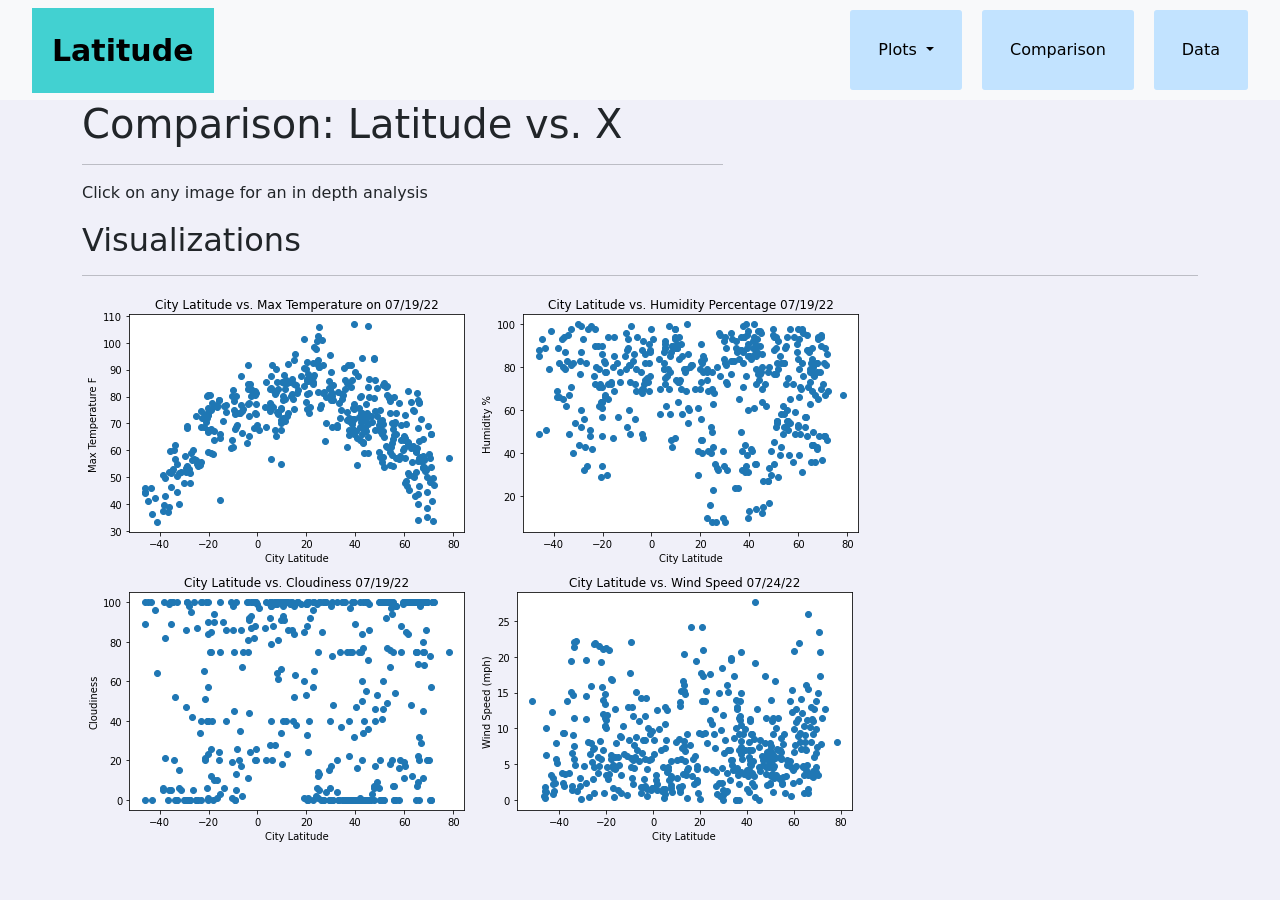
<file: WebVisualisations/assets/Comparrison.html>
<!doctype html>
<html lang="en">
  <head>
    
    <!-- Required meta tags -->
    <meta charset="utf-8">
    <meta name="viewport" content="width=device-width, initial-scale=1, shrink-to-fit=no">

    <!-- Bootstrap CSS -->
    <link href="https://cdn.jsdelivr.net/npm/bootstrap@5.0.2/dist/css/bootstrap.min.css" rel="stylesheet" integrity="sha384-EVSTQN3/azprG1Anm3QDgpJLIm9Nao0Yz1ztcQTwFspd3yD65VohhpuuCOmLASjC" crossorigin="anonymous">

    <title>Comparison</title>
    <link rel="stylesheet" href="stylesheet2.css">
  </head>
  <body>
<!-- NAVBAR =================================-->
<nav class="navbar navbar-expand-md navbar-light bg-light">
  <div class="container-fluid" >
    <a class="navbar-brand" style="background-color: #42d1d1;"
     href= ../Index2.html>Latitude</a>

<!-- toggle button for mobile navigation -->
  <button class="navbar-toggler" type="button" data-bs-toggle="collapse" 
  data-bs-target="#navbarSupportedContent" aria-controls="navbarSupportedContent"
  aria-expanded="false" aria-label="Toggle navigation">
  <span class="navbar-toggler-icon"></span><ul class="nav-item dropdown">
  </button>

    <!-- hamburger button -->
<div class="collapse navbar-collapse justify-content-end"
id="navbarSupportedContent">

  <ul class="navbar-nav">
    <li class="dropdown">
    <a class="nav-link dropdown-toggle" href="#" aria-haspopup="true" 
    id="navbarDropdown" role="button" data-bs-toggle="dropdown" aria-expanded="false">Plots
    <span class="caret"></span></a>
      <!-- Plot Dropdown -->
          <ul class="dropdown-menu">
            <li><a href="../assets/temperature.html">Max Temperature</a></li>
            <li><a href="../assets/humidity.html">Humidity</a></li>
            <li><a href="../assets/cloudiness.html">Cloudiness</a></li>
            <li><a href="../assets/windspeed.html">Wind Speed</a></li>
          </ul> 
        </li>
          <!-- Comparison Link -->
          <ul class="navbar-nav me-auto mb-2 mb-lg-0">
          <li class="nav-item">
          <a class="nav-link active" aria-current="page" href="./Comparison.html">Comparison</a>
          </li>
          <!-- Data Link -->
          <li class="nav-item">
          <a class="nav-link active" aria-current="page" href="./assets/Data.html">Data</a>
        </ul>
      </li>
      </div>
  </div>
</nav>

<div class= "container">
  <div class= "row">
      <div class="col-md-7">
              <div class="main-box">
                  <h1 class="main-pg-header">Comparison: Latitude vs. X</h1>
                  <hr>
                  <div class="info"><p>Click on any image for an in depth analysis</p></div>
              </div>
          </div>

          <div class= "col-md-12">
            <div class= "side-box">
            <h2 class= "main-pg-subheader">Visualizations</h2>
            <hr>
              <div class= "sidebar">
                <a href="../temperature.html"><img src= ../visualisations/max_temp.png class= img alt="Temp vs. Latitude Scatterplt"/></a>
                <a href="../humidity.html"><img src= ../visualisations/humidity_map.png class= img alt="Humidity vs. Latitude Scatterplt"/></a>
                <a href="..cloudiness.html"><img src= ../visualisations/cloud_map.png class = img alt="Cloudiness vs. Latitude Scatterplt"/></a>
                <a href="..windspeed.html"> <img src= ../visualisations/wind_map.png class= img alt="Cloudiness vs. Latitude Scatterplt"/></a>
          </div>
        </div>
      </div>
    </div>
  </section>
</div>
</section> 
</div>







    <!-- <div class= "col-md-5">
      <div class= "side-box">
      <h2 class= "comp-pg-subheader">Visualizations</h2>
      <hr>
      <div class="row">
            <div class = comp-box>
              <div class="col-3 col-sm-6 col-md-12"></div>
              <a href="./assets/temperature.html"><img src= ../visualisations/max_temp.png class= img alt="Temp vs. Latitude Scatterplt"/></a>
          </div>
          <div class="col-3 col-sm-6 col-md-12"></div>
          <div class = comp-box>
            
            <img src= ../visualisations/humidity_map.png class= img alt="Humidity vs. Latitude Scatterplt"/></a>
          </div>
          <div class = comp-box>
            <div class="col-3 col-sm-6 col-md-12"></div>
            <a href="./assets/cloudiness.html"><a href="./assets/humidity.html"></a><img src= ../visualisations/cloud_map.png class = img alt="Cloudiness vs. Latitude Scatterplt"/></a>
          </div>
          <div class = comp-box>
            <div class="col-3 col-sm-6 col-md-12"></div>
            <a href="./assets/windspeed.html"></a><img src= ../visualisations/wind_map.png class= img alt="Cloudiness vs. Latitude Scatterplt"/></a>
          </div>
        </div>
        </div>
          </div>
        </div>
      </div>
    </section>
  </div>
</section> 
</div> -->



    <!-- Optional JavaScript -->
    <!-- jQuery first, then Popper.js, then Bootstrap JS -->
    <script src="https://code.jquery.com/jquery-3.3.1.slim.min.js" integrity="sha384-q8i/X+965DzO0rT7abK41JStQIAqVgRVzpbzo5smXKp4YfRvH+8abtTE1Pi6jizo" crossorigin="anonymous"></script>
    <script src="https://cdn.jsdelivr.net/npm/@popperjs/core@2.9.2/dist/umd/popper.min.js" integrity="sha384-IQsoLXl5PILFhosVNubq5LC7Qb9DXgDA9i+tQ8Zj3iwWAwPtgFTxbJ8NT4GN1R8p" crossorigin="anonymous"></script>
    <script src="https://cdn.jsdelivr.net/npm/bootstrap@5.0.2/dist/js/bootstrap.min.js" integrity="sha384-cVKIPhGWiC2Al4u+LWgxfKTRIcfu0JTxR+EQDz/bgldoEyl4H0zUF0QKbrJ0EcQF" crossorigin="anonymous"></script>
  </body>
</html>
</file>
<file: website/assets/stylesheet2.css>
body {  background: #f0f0f9;
}

.p {font-family: Arial, Helvetica, sans-serif;
}

.navbar-brand{min-height: 50px;
padding: 20px;
margin: -10px;
margin-left: 10px;
font-weight: 750;
font-size: 30px;
background-color: rgb(194, 227, 255);
}


img {
    max-width:100%;
    height:auto;
    color: #fff;
} 


.h1 {
font-size: 40px
}

.h3 {
font-size: px;
color: #5191fd;
}


/* Giving our navbar some padding and a background color */
.navbar {
padding: 10px;
color: rgb(0, 0, 0);
background: #68c8ff;
}

/* Making our navbar li's inline-block elements this makes it so we can have multiple on the same line. Floats could have been used too */
.navbar li {
display: inline-listitem;
padding: 20px;
margin-right: 10px;
margin-left: 10px;
cursor: pointer;
background: rgb(194, 227, 255);
border-radius: 3px
}

/* Getting rid of the default link styles here */
.navbar li a {
color: #000;
text-decoration: none;
}

/* Styling the header, giving it a height, a background color, and some top padding */
.header {
height: 200px;
padding-top: 20px;
background: #cdcdcd;
}


.header h1 {
padding: 60px;
margin: 0;
color: rgb(0, 173, 253);
text-align: justify;
}

/* Giving the .post element margin on 3 sides */
.post {
margin-top: 50px;
margin-right: 100px;
margin-left: 100px;
}

#nav-select {
visibility: hidden;
}

/* Adding media queries to show the drop-down, and hide the navbar when the screen is smaller than 480 pixels */
@media (max-width: 480px) {
.navbar li {
    padding: 10px;
}

.post {
    margin-right: 30px;
    margin-left: 30px;
}

    ul {
    visibility: hidden;
}

#nav-select {
    visibility: visible;
}
}
</file>
<file: WebVisualisations/assets/stylesheet2.css>
body {  background: #f0f0f9;
}

.p {font-family: Arial, Helvetica, sans-serif;
}

.navbar-brand{min-height: 50px;
padding: 20px;
margin: -10px;
margin-left: 10px;
font-weight: 750;
font-size: 30px;
background-color: rgb(194, 227, 255);
}


img {
    max-width:100%;
    height:auto;
    color: #fff;
} 


.h1 {
font-size: 40px
}

.h3 {
font-size: px;
color: #5191fd;
}


/* Giving our navbar some padding and a background color */
.navbar {
padding: 10px;
color: rgb(0, 0, 0);
background: #68c8ff;
}

/* Making our navbar li's inline-block elements this makes it so we can have multiple on the same line. Floats could have been used too */
.navbar li {
display: inline-listitem;
padding: 20px;
margin-right: 10px;
margin-left: 10px;
cursor: pointer;
background: rgb(194, 227, 255);
border-radius: 3px
}

/* Getting rid of the default link styles here */
.navbar li a {
color: #000;
text-decoration: none;
}

/* Styling the header, giving it a height, a background color, and some top padding */
.header {
height: 200px;
padding-top: 20px;
background: #cdcdcd;
}


.header h1 {
padding: 60px;
margin: 0;
color: rgb(0, 173, 253);
text-align: justify;
}

/* Giving the .post element margin on 3 sides */
.post {
margin-top: 50px;
margin-right: 100px;
margin-left: 100px;
}

#nav-select {
visibility: hidden;
}

/* Adding media queries to show the drop-down, and hide the navbar when the screen is smaller than 480 pixels */
@media (max-width: 480px) {
.navbar li {
    padding: 10px;
}

.post {
    margin-right: 30px;
    margin-left: 30px;
}

    ul {
    visibility: hidden;
}

#nav-select {
    visibility: visible;
}
}
</file>
